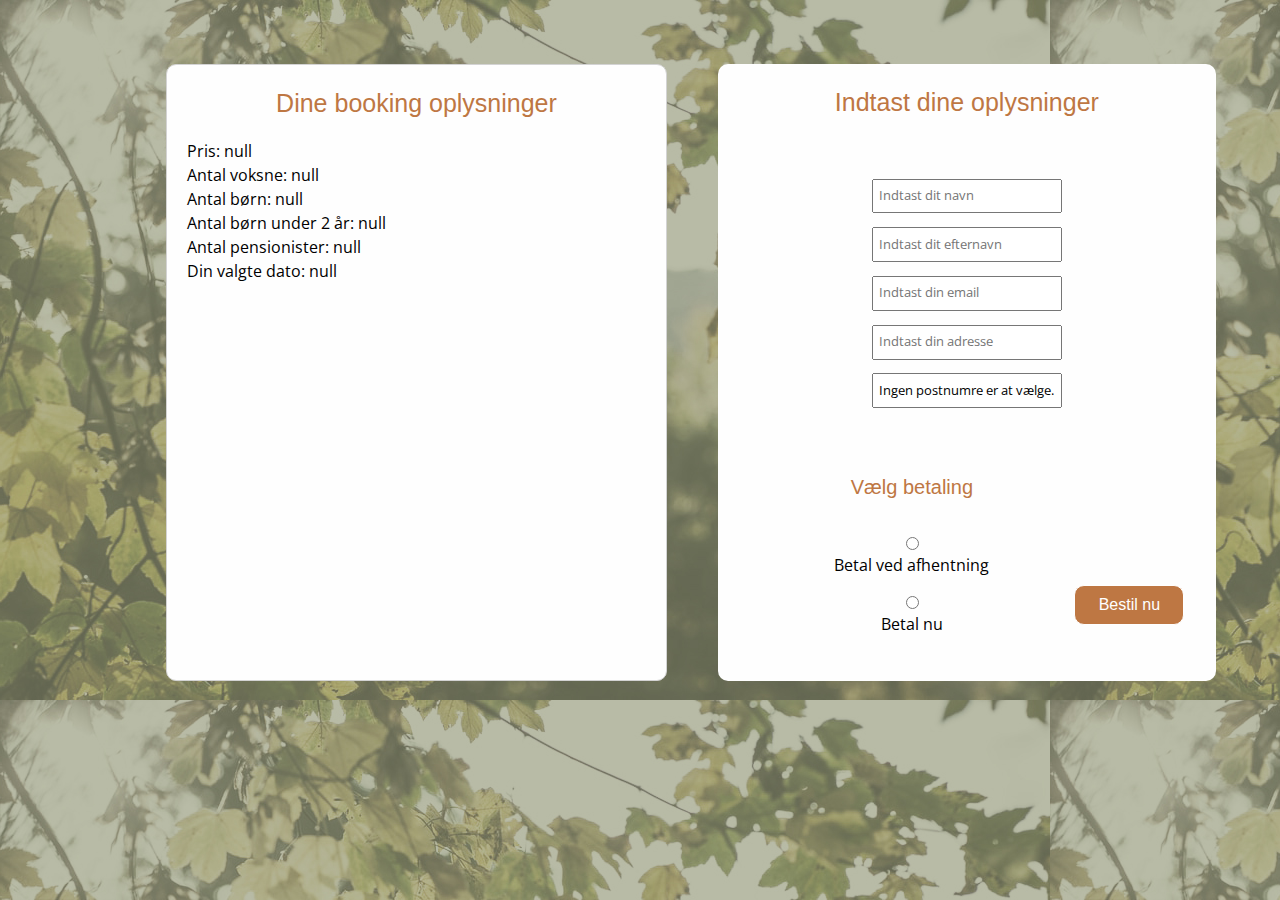
<file: eksamen/book.html>
<!DOCTYPE html>
<html lang="en">
<meta charset="UTF-8">
<meta name="viewport" content="width=device-width,initial-scale=1">
<title>Munkholm Zoo - Book nu</title>
    <link rel="stylesheet" href="css/reset.css">
    <link rel="stylesheet" href="css/book.css">
    <link href='https://fonts.googleapis.com/css?family=Montserrat' rel='stylesheet'>
    <link rel="preconnect" href="https://fonts.gstatic.com">
    <link href="https://fonts.googleapis.com/css2?family=Open+Sans&display=swap" rel="stylesheet">
    <link rel="preconnect" href="https://fonts.gstatic.com">
    <link rel="preconnect" href="https://fonts.gstatic.com">
    <link href="https://fonts.googleapis.com/css2?family=Ubuntu&display=swap" rel="stylesheet">
    
    
    
    
    <meta name="description" content="Her har du mulighed for at planlægge og booke dit besøg i Munkholm Zoo.">
    <meta name="keywords" content="Zoo, Dyr, dyreoplevelser i øjenhøjde, Munkholm Zoo, Zoologiskhave, Familie Zoo, Familieoplevelser, Børne Zoo, Dyreoplevelser, Øjenhøjde, Dyr, Klappe Zoo, Zoo, Djursland, Balle, Leg, Sjov, Lær, Opdag, Information om dyr, Underholdning, Autentisk, Bookingside, Zoo, Dyr, Betal, booking, billet, tur-pas, sæsonkort, planlæg besøg, Munkholm Zoo, Zoologiskhave">
    <meta name="author" content="">
    <link rel="icon" href="images/Munkholmlogotop.webp">

<body>
    
    
 
    <div class="hovedindhold">
        <aside id="valg" 
    class="valg">
            <h1>Dine booking oplysninger</h1><br>

    <p id="pris"></p>
    <p id="antalVoksne"></p>
    <p id="antalBarn"></p>
    <p id="antalBarnU2"></p>
    <p id="pensionister"></p>
    <p id="dato"></p>
            

        </aside>
        
    
    
        <section class="dineoplysninger">
            <h1>Indtast dine oplysninger</h1><br><br>
            <form class="formular" id="formular">
         
                <div class="flexsektion">
                  <input type="text" required id="fornavn" class="formfelt" placeholder="Indtast dit navn">
                    
                    <input type="text" required id="efternavn" class="formfelt" placeholder="Indtast dit efternavn">
                    
                    <input type="text" required id="email" class="formfelt" placeholder="Indtast din email">
                    
                    <input type="text" required id="adresse" class="formfelt" placeholder="Indtast din adresse">
                    
                
                    <input type="text" required id="postnr" name="postal" class="formfelt" list="postnummer" placeholder="Indtast dit postnr og by">
                    
                    <datalist id="postnummer"></datalist>
                   
                </div>
 


                <div class="flexsektion">
                    <h2>Vælg betaling</h2><br><br>
                    <input type="radio" id="bvedafhentning" name="betaling"><p>Betal ved afhentning</p><br>

                    <input type="radio" id="bnu" name="betaling"><p>Betal nu</p>


                </div>
                
               <button type="submit" class="videreknap" id="bookknap">Bestil nu</button> 
          
            </form>
        </section>
           
    
    
    
    
    </div>
    

   <script src="js/book.js"></script>
 

    </body>
</html>
</file>
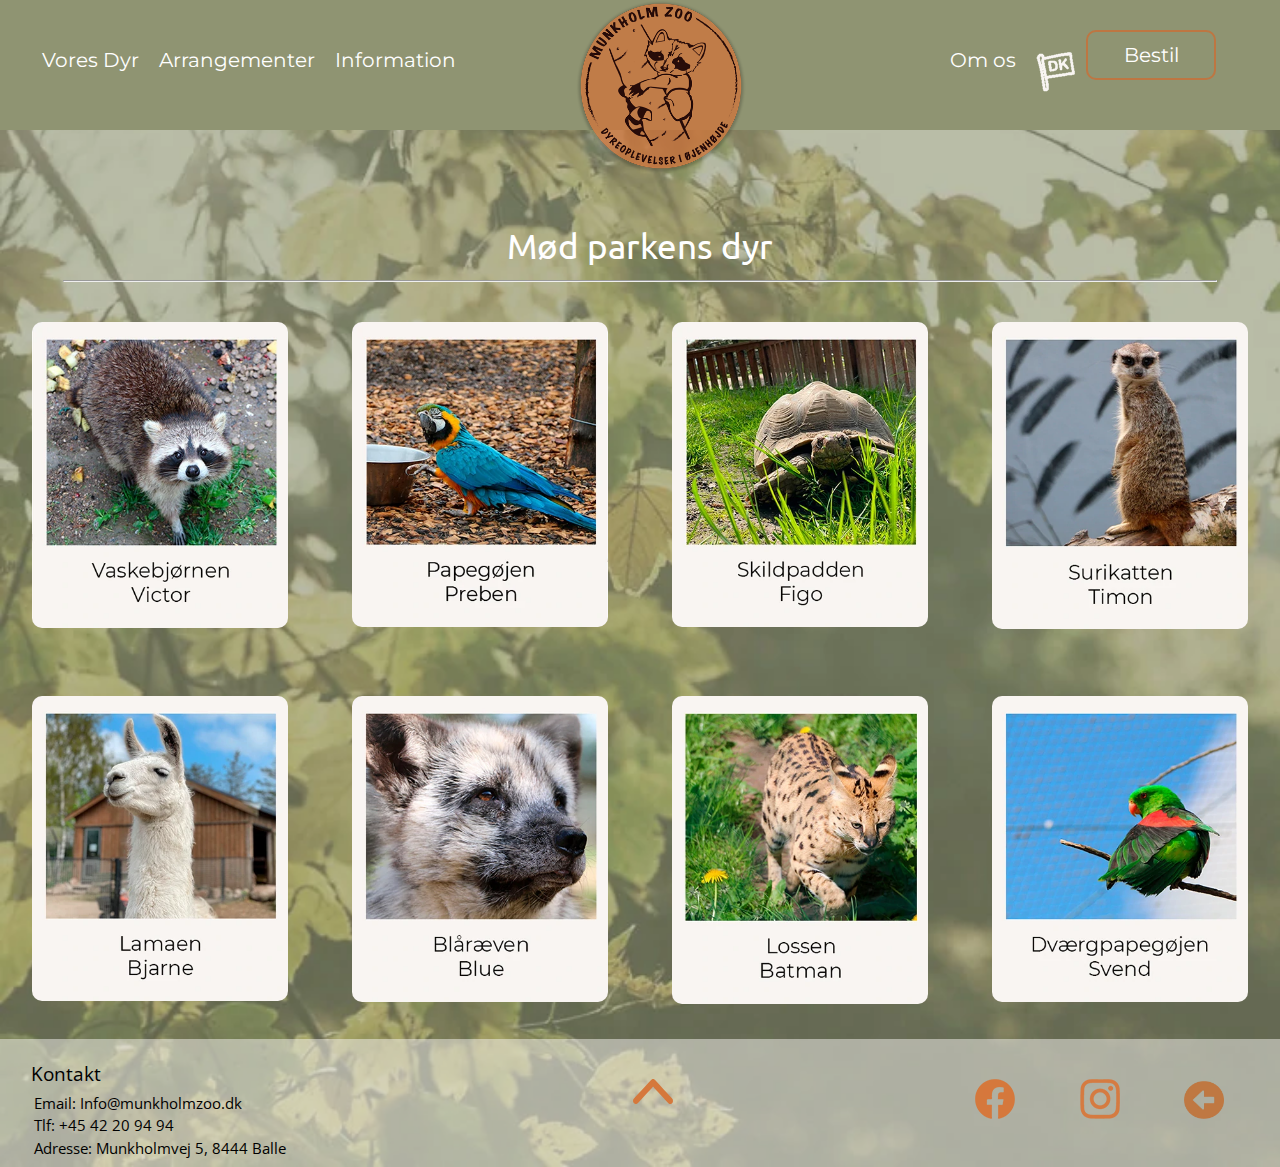
<file: eksamen/dyr.html>
<!DOCTYPE html>
<html lang="da">

<head>

    <meta charset="UTF-8">
    <meta name="viewport" content="width=device-width, initial-scale=1.0">
    <title>Munkholm Zoo - Se & lær om vores dyr</title>
    <link rel="stylesheet" href="css/reset.css">
    <link rel="stylesheet" href="css/dyr.css">
    <link href='https://fonts.googleapis.com/css?family=Montserrat' rel='stylesheet'>
    <link rel="preconnect" href="https://fonts.gstatic.com">
    <link href="https://fonts.googleapis.com/css2?family=Open+Sans&display=swap" rel="stylesheet">
    <link rel="preconnect" href="https://fonts.gstatic.com">
    <link rel="preconnect" href="https://fonts.gstatic.com">
    <link href="https://fonts.googleapis.com/css2?family=Ubuntu&display=swap" rel="stylesheet">
    
    <meta name="description" content="Gå på opdagelse af parkens dyr. Leg og lær om dyrene, og mød de dyr, som man kan se, klappe og fodre i parken. ">
    <meta name="keywords" content="Zoo, Dyr, dyreoplevelser i øjenhøjde, Munkholm Zoo, for børn, for familier, dyrepark, familie zoo, børne zoo, vaskebjørn, papegøje, skildpadde, surikat, lama, blåræv, los, dværgpapegøje, autentisk dyreoplevelser, lær dyrene at kende, leg, lær, lærerig, Munkholm Zoo, Zoologiskhave, Familie Zoo, Familieoplevelser, Børne Zoo, Dyreoplevelser, Øjenhøjde, Dyr, Klappe Zoo, Zoo, Djursland, Balle, Leg, Sjov, Lær, Opdag, Information om dyr, Underholdning, Autentisk.
">
    <meta name="author" content="">
    <link rel="icon" href="images/Munkholmlogotop.webp">

</head>

<header>
<!-- Burger menu -->


    <div id="myNav" class="overlay">
        <a href="javascript:void(0)" class="closebtn" onclick="closeNav()">&times;</a>
        <div class="overlay-content">

            <div class="dropdown">
                <button class="dropbtn">Vores Dyr
                </button>
                <div class="dropdown-content">
                    <a href="dyr.html">Se & lær om dyrene</a>
                    <a href="404.html">Galleri</a>
                </div>
            </div>

            <div class="dropdown">
                <button class="dropbtn">Arrangementer
                </button>
                <div class="dropdown-content">
                    <a href="404.html">Aktiviter i parken</a>
                    <a href="404.html">Børnefødselsdag</a>
                    <a href="404.html">Dyrepasser for en dag</a>
                </div>
            </div>

            <div class="dropdown">
                <button class="dropbtn">Information
                </button>
                <div class="dropdown-content">
                    <a href="404.html">Kort over parken</a>
                    <a href="404.html">Nyheder</a>
                    <a href="404.html">Åbningstider</a>
                    <a href="404.html">Priser</a>
                    <a href="404.html">Spisemuligheder</a>
                    <a href="404.html">Covid 19</a>
                </div>
            </div>

            <div class="dropdown">
                <button class="dropbtn">Om os
                </button>
                <div class="dropdown-content">
                    <a href="omos.html">Hvem er vi?</a>
                    <a href="404.html">Kontakt</a>
                    <a href="404.html">Job i Munkholm Zoo</a>
                </div>
            </div>

            <div class="dropdown">
                <button class="dropbtn"><img src="images/flag.webp" alt="flag">
                </button>
                <div class="dropdown-content">
                    <a href="404.html">Engelsk</a>
                    <a href="404.html">Tysk</a>
                    <a href="404.html">Svensk</a>
                    <a href="404.html">Norsk</a>
                </div>
            </div>

            <div id="bestilboks"><a href="priser.html">Bestil</a></div>
        </div>
    </div>



    <div id="clickmenu" onclick="openNav()">&#9776;</div>
    <script src="js/burger.js"></script>
<!-- Burger menu slut -->



   <!-- Header - desktop -->


<nav class="left">
    <ul>
        <li><a href="#">Vores Dyr</a>
            <ul>
                <li><a href="dyr.html">Se &amp; lær om dyrene</a></li>
                <li><a href="404.html">Galleri</a></li>
            </ul>
        </li>
        <li><a href="#">Arrangementer</a>
            <ul>
                <li><a href="404.html">Aktiviter i parken</a></li>
                <li><a href="404.html">Børnefødselsdag</a></li>
                <li><a href="404.html">Dyrepasser for en dag</a></li>
            </ul>
        </li>
        <li><a href="404.html">Information</a>
            <ul>
                <li><a href="404.html">Kort over parken</a></li>
                <li><a href="404.html">Nyheder</a></li>
                <li><a href="404.html">Åbningstider</a></li>
                <li><a href="404.html">Pris</a></li>
                <li><a href="404.html">Spisemuligheder</a></li>
                <li><a href="404.html">Covid 19</a></li>
            </ul>
        </li>

    </ul>
</nav>
<a href="index.html"><img class="logo" src="images/Munkholm-Logo.png" alt="logo munkholm zoo"></a>
    

<nav class="right">
    <ul>
        <li><a href="omos.html">Om os</a>
            <ul>
                <li><a href="omos.html">Hvem er vi?</a></li>
                <li><a href="404.html">Kontakt</a></li>
                <li><a href="404.html">Job i Munkholm Zoo</a></li>
            </ul>
        </li>
        <li><a href="404.html"><img src="images/flag_tilt.png" alt="flag"></a>
            <ul>
                <li><a href="404.html">Dansk</a></li>
                <li><a href="404.html">Engelsk</a></li>
                <li><a href="404.html">Tysk</a></li>
                <li><a href="404.html">Svensk</a></li>
                <li><a href="404.html">Norsk</a></li>
            </ul>

        </li>
        <li><button id="bestilknap-desktop"><a href="priser.html">Bestil</a></button>
        </li>

    </ul>
</nav>

</header>

   <!-- Header - desktop slut -->



    <div class="head-section">
        <div id="overskrift">
            <h1>Mød parkens dyr</h1>
            <hr>
        </div>
    </div>

   <!-- mobil indhold -->

        <div class="dyrene">


            <a href="404.html"><img src="images/Vaskebj%C3%B8rn.webp" alt="vaskebjørn">
            <h3>Vaskebjørnen Victor</h3></a>
            
            
            <img src="images/Papeg%C3%B8je.webp" alt="Papegøje">
            <h3>Papegøjen Preben</h3>



            <a href="404.html"><img src="images/skildpadde.webp" alt="Skildpadde">
            <h3>Skildpadden Figo</h3></a>
                
                
                
            <a href="404.html"><img src="images/Surikat.webp" alt="Surikat">
            <h3>Surikatten Timon</h3></a>



          <a href="lama.html"><img src="images/lama.jpg" alt="lama">
            <h3>Lamaen Bjarne</h3></a>
    
    
            <a href="404.html"><img src="images/bl%C3%A5r%C3%A6v.webp" alt="blåræv">
            <h3>Blåræven Blue</h3></a>


            <a href="404.html"><img src="images/Los.webp" alt="Los">
            <h3>Lossen Batman</h3></a>
            
            
            <a href="404.html"><img src="images/fugl.webp" alt="fugl">
            <h3>Dværgpapegøjen Svend</h3></a>
        </div>
    
   <!-- mobil indhold slut -->



   <!-- ipad information -->

     
            <div id="ipadflex">

                <div class="desktopsetup">
                    <div class="kasse">
                        <div class="billede1">
                            <a href="404.html"><img src="images/vaskebjoernen_victor.webp" alt="Vaskebjørn"></a>
                        </div>

                        <div class="billede2">
                            <a href="404.html"><img src="images/papegoejen_preben.webp" alt="papegøje"></a>
                        </div>

                    </div>

                    <div class="kasse">
                        <div class="billede1">
                            <a href="404.html"><img src="images/skildpadden_figo.webp" alt="skildpadde"></a>
                        </div>

                        <div class="billede2">
                            <a href="404.html"><img src="images/surikat_timon.webp" alt="surikat"></a>
                        </div>

                    </div>
                </div>

                <div class="desktopsetup">
                    <div class="kasse">
                        <div class="billede1">
                            <a href="lama.html"><img src="images/lamaen_bjarne.webp" alt="lama"></a>
                        </div>

                        <div class="billede2">
                            <a href="404.html"><img src="images/Blaaraeven_blue.webp" alt="blåræv"></a>
                        </div>

                    </div>

                    <div class="kasse">
                        <div class="billede1">
                            <a href="404.html"><img src="images/lossen_batman.webp" alt="los"></a>
                        </div>

                        <div class="billede2">
                            <a href="404.html"><img src="images/dvaergpapegoejen_svend.webp" alt="dværgpapegøje"></a>
                        </div>

                    </div>
                </div>

   <!-- ipad information slut -->

            </div>



   <!-- footer -->

<footer>

    <div id="kontakt">

        <h4 id="footerh4">Kontakt</h4>
        <p class="kontaktinfo"> Email: Info@munkholmzoo.dk <br> Tlf: +45 42 20 94 94 <br> Adresse: Munkholmvej 5, 8444 Balle </p>
    </div>




    <div id="flexikonmobile">
        <div class="footer-left">
            <a href="404.html"><img src="images/fb-ikon.webp" alt="SoMe Facebook ikon"></a>
        </div>
        <div class="footer-center">
            <a href="404.html"><img src="images/ig-ikon.webp" alt="SoMe Instagram ikon"></a>
        </div>
        <div class="footer-right">
            <a href="dyr.html"><img src="images/opknap.webp" alt="Op ikon"></a>
        </div>


    </div>

    <div id="flexalt">

        <div id="flexikondesktop">

            <div id="flexkontakt">
                <h2 id="footerh2">Kontakt</h2>
                <p class="kontaktinfo"> Email: Info@munkholmzoo.dk <br> Tlf: +45 42 20 94 94 <br> Adresse: Munkholmvej 5, 8444 Balle </p>
            </div>

            <div class="footer-centerdesktop">
                <a href="dyr.html"><img src="images/opknap.webp" alt="Op ikon"></a>
            </div>


            <div class="footer-rightdesktop">
                <a href="404.html"><img src="images/fb-ikon.webp" alt="SoMe Facebook ikon"></a>
                <a href="404.html"><img src="images/ig-ikon.webp" alt="SoMe Instagram ikon"></a>
                <a href="omos.html"><img src="images/pilhen.webp" alt="Pil ikon"></a>

            </div>
        </div>
    </div>
    
   <!-- footer slut-->

</footer></html>
</file>
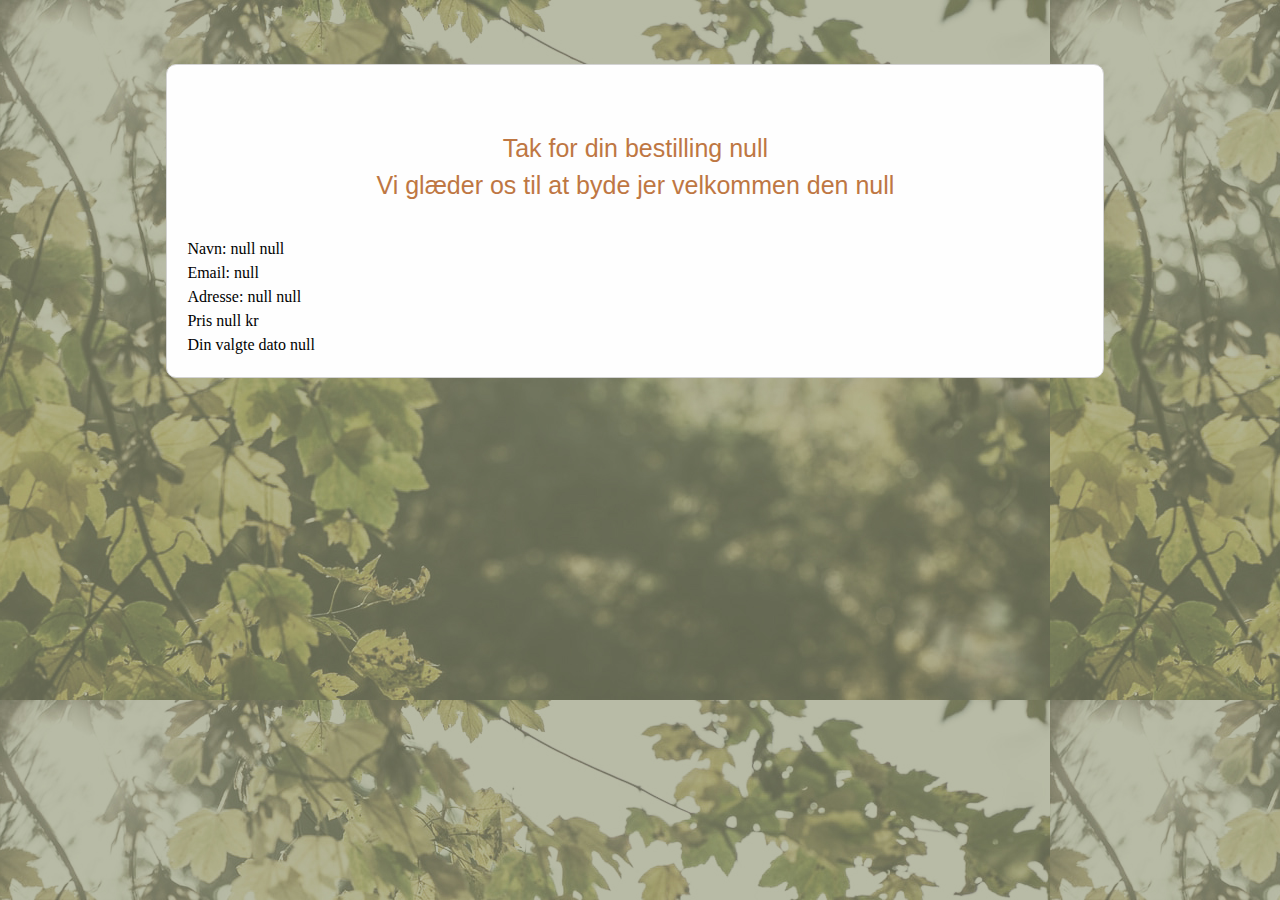
<file: eksamen/kvittering.html>
<!DOCTYPE html>
<html lang="en">
<meta charset="UTF-8">
<meta name="viewport" content="width=device-width,initial-scale=1">
<title>Munkholm Zoo - Tak for køb!</title>
    <link rel="stylesheet" href="css/reset.css">
    <link rel="stylesheet" href="css/book.css">
    <link href='https://fonts.googleapis.com/css?family=Montserrat' rel='stylesheet'>
    <meta name="description" content="Kvitteringsside. Her modtager du din booking bekræftelse og kvittering.
">
    <meta name="keywords" content="Zoo, Animal, Dyr, dyreoplevelser i øjenhøjde, Kvittering, bekræftelse, booking, bestilling, billet, tur-pas, sæsonkort, Munkholm Zoo, Zoologiskhave, Zoologiskhave, Familie Zoo, Familieoplevelser, Børne Zoo, Dyreoplevelser, Øjenhøjde, Dyr, Klappe Zoo, Zoo, Djursland, Balle, Leg, Sjov, Lær, Opdag, Information om dyr, Underholdning, Autentisk.">
    <meta name="author" content="">
    <link rel="icon" href="../eksamen/images/Munkholmlogotop.webp">

<script src="js/kvittering.js"></script>
<body>
   
    
 
    <div class="hovedindhold">
        <aside id="valg" 
    class="valg">
    
    <p id="takTekst"></p> <br><br> 

    <p id="fornavn"></p>
    <p id="efternavn"></p>
    <p id="email"></p>
    <p id="adresse"></p>
    <p id="postnummer"></p>
    <p id="antalVoksne"></p>
    <p id="antalBarn"></p>
    <p id="antalBarnU2"></p>
    <p id="pensionister"></p>
    <p id="pris"></p>
    <p id="dato"></p>
    
   





            
            
        </aside>
    </div>
    </body>
</html>
</file>
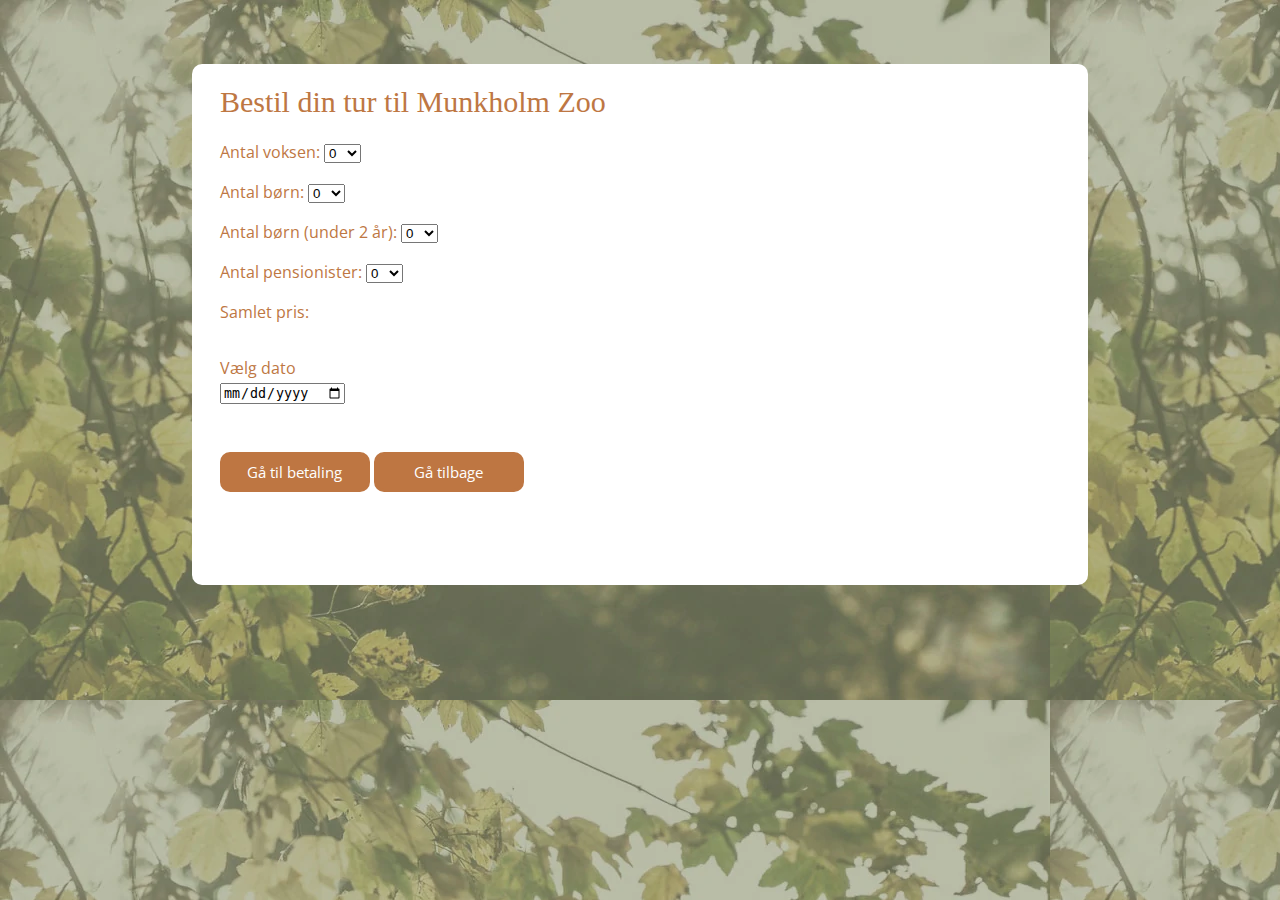
<file: eksamen/priser.html>
<!DOCTYPE html>
<html lang="en">
<meta charset="UTF-8">
<meta name="viewport" content="width=device-width,initial-scale=1">
<title>Munkholm Zoo - Bestil din tur til Munkholm Zoo</title>
    <link rel="stylesheet" href="css/reset.css">
    <link rel="stylesheet" href="css/priser.css">
    <link href='https://fonts.googleapis.com/css?family=Montserrat' rel='stylesheet'>
    <link rel="preconnect" href="https://fonts.gstatic.com">
    <link href="https://fonts.googleapis.com/css2?family=Open+Sans&display=swap" rel="stylesheet">
    <link rel="preconnect" href="https://fonts.gstatic.com">
    <link rel="preconnect" href="https://fonts.gstatic.com">
    <link href="https://fonts.googleapis.com/css2?family=Ubuntu&display=swap" rel="stylesheet">
    
    
    <meta name="description" content="Se priser og book dit besøg. Her har du mulighed for at booke og betale dit besøg i Munkholm Zoo.">
    <meta name="keywords" content="Priser, børn, voksne, pensionister, booking, billet, tur-pas, sæsonkort, betaling, bestilling, Munkholm Zoo, Zoologiskhave, Familie Zoo, Familieoplevelser, Børne Zoo, Dyreoplevelser, Øjenhøjde, Dyr, Klappe Zoo, Zoo, Djursland, Balle, Leg, Sjov, Lær, Opdag, Information om dyr, Underholdning, Autentisk.">
    <meta name="author" content="">
    <link rel="icon" href="../eksamen/images/Munkholmlogotop.png">

<script src="../eksamen/js/prisudregner.js"></script>
<body>

<div id="flexpriser">
    

<div id="bestillingskasse">
<h1>Bestil din tur til Munkholm Zoo</h1>

<br>
    
<label for="Voksne">Antal voksen:</label>
<select name="Voksne" id="Voksne">
  <option value="0">0</option>
  <option value="1">1</option>
  <option value="2">2</option>
  <option value="3">3</option>
  <option value="4">4</option>
 <option value="4">5</option>
 <option value="4">6</option>
 <option value="4">7</option>
 <option value="4">8</option>
 <option value="4">9</option>
 <option value="4">10</option>
</select>

<br><br> 

<label for="Barn">Antal børn:</label>
<select name="Barn" id="Barn">
 <option value="0">0</option>
  <option value="1">1</option>
  <option value="2">2</option>
  <option value="3">3</option>
  <option value="4">4</option>
 <option value="4">5</option>
 <option value="4">6</option>
 <option value="4">7</option>
 <option value="4">8</option>
 <option value="4">9</option>
 <option value="4">10</option>
</select>

<br><br> 

<label for="Infant">Antal børn (under 2 år):</label>
<select name="Infant" id="Infant">
 <option value="0">0</option>
  <option value="1">1</option>
  <option value="2">2</option>
  <option value="3">3</option>
  <option value="4">4</option>
 <option value="4">5</option>
 <option value="4">6</option>
 <option value="4">7</option>
 <option value="4">8</option>
 <option value="4">9</option>
 <option value="4">10</option>
</select>

<br><br> 

<label for="pensionist">Antal pensionister:</label>
<select name="pensionist" id="pensionist">
 <option value="0">0</option>
  <option value="1">1</option>
  <option value="2">2</option>
  <option value="3">3</option>
  <option value="4">4</option>
 <option value="4">5</option>
 <option value="4">6</option>
 <option value="4">7</option>
 <option value="4">8</option>
 <option value="4">9</option>
 <option value="4">10</option>
</select>
    
    
<br><br> 

<label><p>Samlet pris:</p></label>

    <p id="result" name="result"></p>
    
<br><br> 
    
    
   <label for="valgafdato" class="etiket"><p>Vælg dato</p></label>
<input type="date" id="valgafdato">  
   
<br><br><br><br> 
    <button id="TilBetaling">Gå til betaling</button> <a href="index.html"><button id="TilBetaling">Gå tilbage</button></a> 

    <p id="fejlbeskred"></p>
    
  <br><br>
    


    

    
 </div>     
    
     
    
    </div>


    
    
    
    
</body>
</html>
</file>
<file: eksamen/css/book.css>
body{
background-image: url("../images/natur-baggrund.png");   
}

.hovedindhold {
    margin-top: 5%;

  
}

#valg {
    background-color: #fefefe;
    border: 1px solid lightgray;
    padding: 20px;
    border-radius: 10px;
    width: 70%;
    margin-bottom: 10%;
    margin-left: 13%;


}

h1{
 text-align: center;
    font-family: 'Ubuntu regular', sans-serif;
    font-size: 25px;
    line-height: 1.5;
       color: #be7743;

}


h2{
 text-align: center;
    font-family: 'Ubuntu regular', sans-serif;
    font-size: 20px;
    line-height: 1.5;
           color: #be7743;

}

p {

font-family: 'Open Sans';
line-height: 1.5;
font-size: 16px;
}


.dineoplysninger {
    text-align: center;
    margin: 0 auto;
    background-color: #fefefe;
    padding: 20px;
    border-radius: 10px;
    width: 70%;
    margin-bottom: 10%;       
}


.formular {
    display: flex;
    justify-content: center;
    flex-wrap: wrap;
}

label {
    display: block;
    text-align: right;
    margin: 10px 5px 0 0;
    padding: 10px;
}


label:nth-child(2n) {
    background-color: rgba(244, 204, 96, 0.26);
}

.checkboks {
    margin-left: 10px;
}

.flexsektion {
    width: 275px;
    margin: 25px;
}

#bookknap.videreknap {
    background-color: #be7743;
    color: white;
    text-decoration: none;
    text-align: center;
    padding: 0.5rem;
    border: 1px solid white;
    font-size: 1rem;
    border-radius: 10px;
    width: 110px;
    height: 40px;
}

#bookknap:hover {
 box-shadow: 0 12px 16px 0 rgba(0,0,0,0.24), 0 17px 50px 0 rgba(0,0,0,0.19); 
}



#fornavn.formfelt {
line-height: 1.5;
padding:2%;
margin-bottom: 5%;
font-family: 'Open Sans'
     
}


#efternavn.formfelt {
line-height: 1.5;
padding:2%;
margin-bottom: 5%;  
font-family: 'Open Sans';    
}



#email.formfelt {
line-height: 1.5;
padding:2%;
margin-bottom: 5%;    
font-family: 'Open Sans'   
}



#adresse.formfelt {
line-height: 1.5;
padding:2%;
margin-bottom: 5%;    
font-family: 'Open Sans'  
}



#postnr.formfelt {
line-height: 1.5;
padding:2%;
margin-bottom: 5%;    
font-family: 'Open Sans'
}


#takTekst {
 text-align: center;
    font-family: 'Ubuntu regular', sans-serif;
    font-size: 25px;
    line-height: 1.5;
       color: #be7743;
 margin-top:5%;
}




@media only screen and (min-width: 1020px) { 
    
.hovedindhold {
display: flex;
    }
  
    
#bookknap.videreknap {
margin-top: 30%;
    
    }
    
    
.dineoplysninger {
 margin-left: 2%;
    margin-right: 5%;

    }

    
#valg {

  margin-right: 2%;

   
    }
    }
</file>
<file: eksamen/css/dyr.css>
/* body baggrund texture*/

body {
    background-image: url("../images/natur-baggrund.webp");
    background-size: cover;
    background-repeat: no-repeat;
}



/* headerdesktop */



nav {
    width: 100%;
    height: 130px;
    background-color: #8f9472;
}

nav ul {
    padding-top: 30px;
}

nav ul li {
    float: left;
    list-style: none;
    position: relative;
}

nav ul li a {
    display: block;
    font-size: 20px;
    font-family: 'Montserrat';
    color: #fff;
    padding: 20px 10px;
    text-decoration: none;

}

nav ul li ul {
    display: none;
    position: absolute;
    background-color: #8f9472;
    padding: 10px;
    border-radius: 10px;
}





nav ul li:hover ul {
    display: block;
}

nav ul li ul li {
    width: 250px;
    border-radius: 4px;
}

nav ul li ul li a:hover {
    background-color: #b6a58b;
}

nav ul li ul li a {
    padding: 12px 20px;
    text-align: center
}

.logo {
    width: 170px;
    position: absolute;
    left: 45%;
}

header {
    display: flex;
    background-color: #8f9472;
    position: relative;
}

.right ul {
    float: right;
    padding-right: 10%;

}

.left ul {
    padding-left: 5%;
}

nav.left {
    display: none;

}

nav.right {
    display: none;
}


img.logo {
    display: none;
}

#bestilknap-desktop {
    border-color: #be7642;
    background-color: #8f9472;
    border-radius: 10px;
    width: 130px;
    height: 50px;
    border-style: double;

}


#bestilknap-desktop a {
    font-size: 20px;
    padding: 1px;


}


#bestilknap-desktop:hover {
    box-shadow: 0 12px 16px 0 rgba(0, 0, 0, 0.24), 0 17px 50px 0 rgba(0, 0, 0, 0.19);

}

/* headerdesktop slut */





h1 {
    color: white;
    font-family: 'Ubuntu';
    font-size: 35px;
    text-align: center;
    line-height: 1.5;
}


/* Header navigation */
#top-nav {
    display: flex;
    justify-content: space-between;
    align-items: center;
}



.logo-container {
    padding: 0.5rem 0 1rem 1rem;

}

.logo-container img {
    width: 30%;
    height: 30%;

}

#clickmenu {
    color: white;
    font-size: 30px;
    text-align: right;
    padding: 0.3em;
    margin-left: 90%;

}

#ipadflex {
    display: none;
}



/* Burger menu */

.dropbtn img {
    width: 1.5em;
}

.overlay {
    height: 100%;
    width: 0;
    position: fixed;
    z-index: 1;
    top: 0;
    left: 0;
    background-color: rgb(143, 149, 115);
    background-color: rgba(143, 149, 115, 0.9, 1);
    overflow-x: hidden;
    transition: 0.5s;
}

.overlay-content {
    position: relative;
    top: 25%;
    width: 100%;
    text-align: center;
    margin-top: 30px;
}

.overlay a {
    padding: 8px;
    text-decoration: none;
    font-size: 35px;
    color: #f6f5f1;
    display: block;
    transition: 0.3s;
    font-family: 'ubuntu regular';
}


.overlay a:hover,
.overlay a:focus {
    color: #f6f5f1;
}

.overlay .closebtn {
    position: absolute;
    top: 0.1px;
    right: 1px;
    font-size: 50px;
}

#clickmobil {
    color: #f6f5f1;
}


/*Dropdown test i menu - mobil */

.navbar {
    overflow: hidden;
    font-family: 'Montserrat';
}

/* Links inde i navbar */
.navbar a {
    float: left;
    font-size: 16px;
    color: white;
    text-align: center;
    padding: 14px 16px;
    text-decoration: none;
}

/* dropdown container */
.dropdown {
    align-content: center;
    overflow: hidden;
    font-family: 'Montserrat';
}

/* Dropdown button */
.dropdown .dropbtn {
    font-size: 30px;
    font-family: 'Montserrat';
    border: none;
    outline: none;
    color: #f7f5f2;
    padding: 14px 16px;
    background-color: inherit;
}

/* baggrund  hover på navbar links */
.navbar a:hover,
.dropdown:hover .dropbtn {}

/* dropdown indhold */
.dropdown-content {
    display: none;
    position: absolute;
    background-color: #B6A58B;
    width: 100%;
    margin-bottom: 100%;
    z-index: 1;
}

/* Links inde i dropdown menuen */
.dropdown-content a {
    float: none;
    color: #f7f5f2;
    padding: 12px 16px;
    text-decoration: none;
    display: block;
    text-align: center;
    font-family: 'Montserrat';
    font-size: 1.5em;
    line-height: 1.5em;
}

.dropdown-content {
    padding-bottom: 100%;
}

/* baggrund til hover effekt til dropdown menu  */
.dropdown-content a:hover {
    background-color: #ddd;
}

/* hvis dropdown menuen med hovereffekt */
.dropdown:hover .dropdown-content {
    display: block;
}

#bestilboks {
    background-color: #be7743;
    border-radius: 10px;
    margin-right: 5em;
    margin-left: 5em;
}






/* 
Footer
*/

/*footer mobile*/

footer {
    overflow: hidden;
    background-color: rgba(247, 245, 242, 0.5);
    /* F7F5F2 med opacity */

}

#footerh4 {
    font-family: 'Montserrat';
    font-size: 1em;
    text-align: left;
    padding: 0.5em;
}

footer #flexikonmobile {
    display: flex;
    width: 100%;
    margin: 0;
}



footer .footer-left {
    width: 33.5%;
    display: flex;
    flex-direction: column;
    padding-left: 10px;
    padding-top: 10px;
    text-align: center;
}

footer .footer-left img {
    width: 30px;
    margin-top: 5px;
    padding: 10px;

}


footer .footer-center {
    width: 33.5%;
    display: flex;
    flex-direction: column;
    padding-left: 10px;
    padding-top: 10px;
    text-align: center;
}


footer .footer-center img {
    width: 30px;
    margin-top: 5px;
    padding: 10px;
}



footer .footer-right {
    display: flex;
    flex-direction: column;
    width: 33.5%;
    padding-top: 15px;
    padding-right: 10px;
    text-align: center;
}


footer .footer-right img {
    width: 2em;
    margin-top: 5px;
    padding: 10px;

}


.kontaktinfo {
    font-size: 0.8em;
    line-height: 1.5em;
    font-family: 'Open Sans';
    padding: 2%;
    margin: 0%;
    text-align: left;
}


/*footer desktop*/


footer #flexikondesktop {
    display: none;
    width: 100%;
    margin: 0;
}


footer #flexalt {
    display: flex;
    width: 100%;
    margin: 0;

}

.footer-centerdesktop {
    width: 33.3%;
    display: flex;
    flex-direction: column;
    padding-left: 2%;
    padding-top: 2%;
    text-align: center;

}

footer .footer-centerdesktop img {
    width: 40px;
    max-height: 40px;
    margin-top: 5px;
    padding: 10px;

}

.footer-rightdesktop {
    width: 33.3%;
    padding-left: 2%;
    padding-top: 2%;
    text-align: center;

}


footer .footer-rightdesktop img {
    width: 40px;
    max-height: 40px;
    margin-top: 5px;
    padding: 10px;
    text-align: right;
    margin-left: 10%;

}


footer #flexkontakt {
    width: 33.3%;
    margin: 0;
    padding-left: 2%;
    padding-top: 2%;
}



























/* 
Breakpoints 
*/


@media only screen and (min-width: 320px) {


    hr {
        width: 90%;
        color: white
    }

    #logo {
        width: 100%;
        text-align: center;
    }

    #logo img {
        width: 60%;

    }

    .dyrene {
        width: 100%;
        text-align: center;
    }
    
     .dyrene a {
    text-decoration: none;
         
    }

    .dyrene img {
        width: 90%;
        border-radius: 10px;
        margin-top: 1em;
        border: 4px solid #f7f5f2;
    }

    .dyrene img:hover {
        box-shadow: 0 12px 16px 0 rgba(0, 0, 0, 0.24), 0 17px 50px 0 rgba(0, 0, 0, 0.19);
    }



    .dyrene h3 {
        text-align: center;
        color: white;
        font-family: 'open sans';
        margin-top: 6px;
        padding-top: 1em;
        padding-bottom: 1em;
        font-size: 22px;

    }

    #desktopmenu {
        display: none;
    }

    .logo_område img {
        display: none;
    }
    
    

}

@media only screen and (min-width: 480px) {
    
    #bestilboks{
    margin-left: 11em;
    margin-right: 11em;
    }
}



    @media only screen and (min-width: 768px) {

        .kontaktinfo {
            font-size: 15px;
        }

        h2 {
            font-size: 1.2em;
        }

        #clickmenu {
            font-size: 50px;
            padding: 0.3em;
            margin-left: 90%;

        }

        #logo img {
            width: 30%;
        }

        .dyrene {
            display: none;
        }

        #ipadflex {
            display: block;
            width: 100%;
        }

        .kasse {
            width: 100%;
            display: flex;
        }


        .billede1 {
            width: 50%;
        }

        .billede1 img {
            width: 80%;
            margin: 10%;
            border-radius: 10px;
        }

        .billede1 img:hover {
            box-shadow: 0 12px 16px 0 rgba(0, 0, 0, 0.24), 0 17px 50px 0 rgba(0, 0, 0, 0.19);
        }

        .billede2 {
            width: 50%;
        }

        .billede2 img {
            width: 80%;
            margin: 10%;
            border-radius: 10px;
        }

        .billede2 img:hover {
            box-shadow: 0 12px 16px 0 rgba(0, 0, 0, 0.24), 0 17px 50px 0 rgba(0, 0, 0, 0.19);

        }

 

        @media only screen and (min-width: 1020px) {


            nav.left {
                display: block;

            }

            nav.right {
                display: block;
            }


            img.logo {
                display: block;
            }


            #clickmenu {
                display: none;
            }

            #headerlogo img {
                width: 20%;
            }


            #logo {
                display: none;
            }

            li a {
                color: white;
            }

            ul {
                text-align: center;
            }



            .desktopsetup {
                display: flex;
            }



            #flexkontakt {
                font-family: 'Open Sans';
            }

            #footerh2 {
                margin-left: 5px;
            }



            .footer-item,
            .footer-divider {
                display: unset;
            }

            .nav ul {
                display: block;
            }

            .burger-container,
            #bottom-nav {
                display: none;
            }



            #main-footer small {
                font-size: 0.625rem;
            }


            footer #flexikonmobile {
                display: none;

            }

            footer #flexikondesktop {
                display: flex;

            }

            #kontakt {
                display: none;
            }



            #desktopmenu {
                display: block;
                padding-top: 50px;
            }

            #desktopmenu ul {
                margin: 3px;
            }

            .logo_område img {
                display: block;
            }



            #overskrift {
                padding-top: 7%;
            }
        }
</file>
<file: eksamen/css/priser.css>
body{
background-image: url("../images/natur-baggrund.webp");   
}

#bestillingskasse {
width: 100%;
    margin-top: 15px;
    font-family: 'Open Sans';
    text-align: left;
    margin-left: 2%;
    padding-left: 10px;
    

}

h1 {
    color: #be7743 ;
    font-family: 'Ubuntu regular';
   font-size: 30px;
    line-height: 1.5;
    text-align: left;
 
}

label {
    color: #be7743;
    line-height: 1.5;
    
    
}


button {
   height: 40px;
    width: 150px;
    border-radius: 10px;
    font-size: 15px;
    font-family: 'Open Sans';
    background-color: #be7642;
    color: white;
    border: 3px solid #be7642;
    margin-bottom: 7%;
}


 #TilBetaling:hover {
         box-shadow: 0 12px 16px 0 rgba(0,0,0,0.24), 0 17px 50px 0 rgba(0,0,0,0.19);
    }





#Pris {
    color: white;
    font-size: 1.2em;
    padding: 0.8em;
font-family: 'Ubuntu', sans-serif;
    border-radius: 10px;
border: solid #be7743;

}


    #imgpriser {
    display: none;
    }

#flexpriser{
border-radius: 10px;
background-color: white;
width: 90%;
display: flex;
margin-left: 5%;
margin-top: 5%;
}



@media only screen and (min-width: 1020px) { 

#flexpriser{
width: 70%;
margin-left: 15%;
    
    }

    
}
</file>
